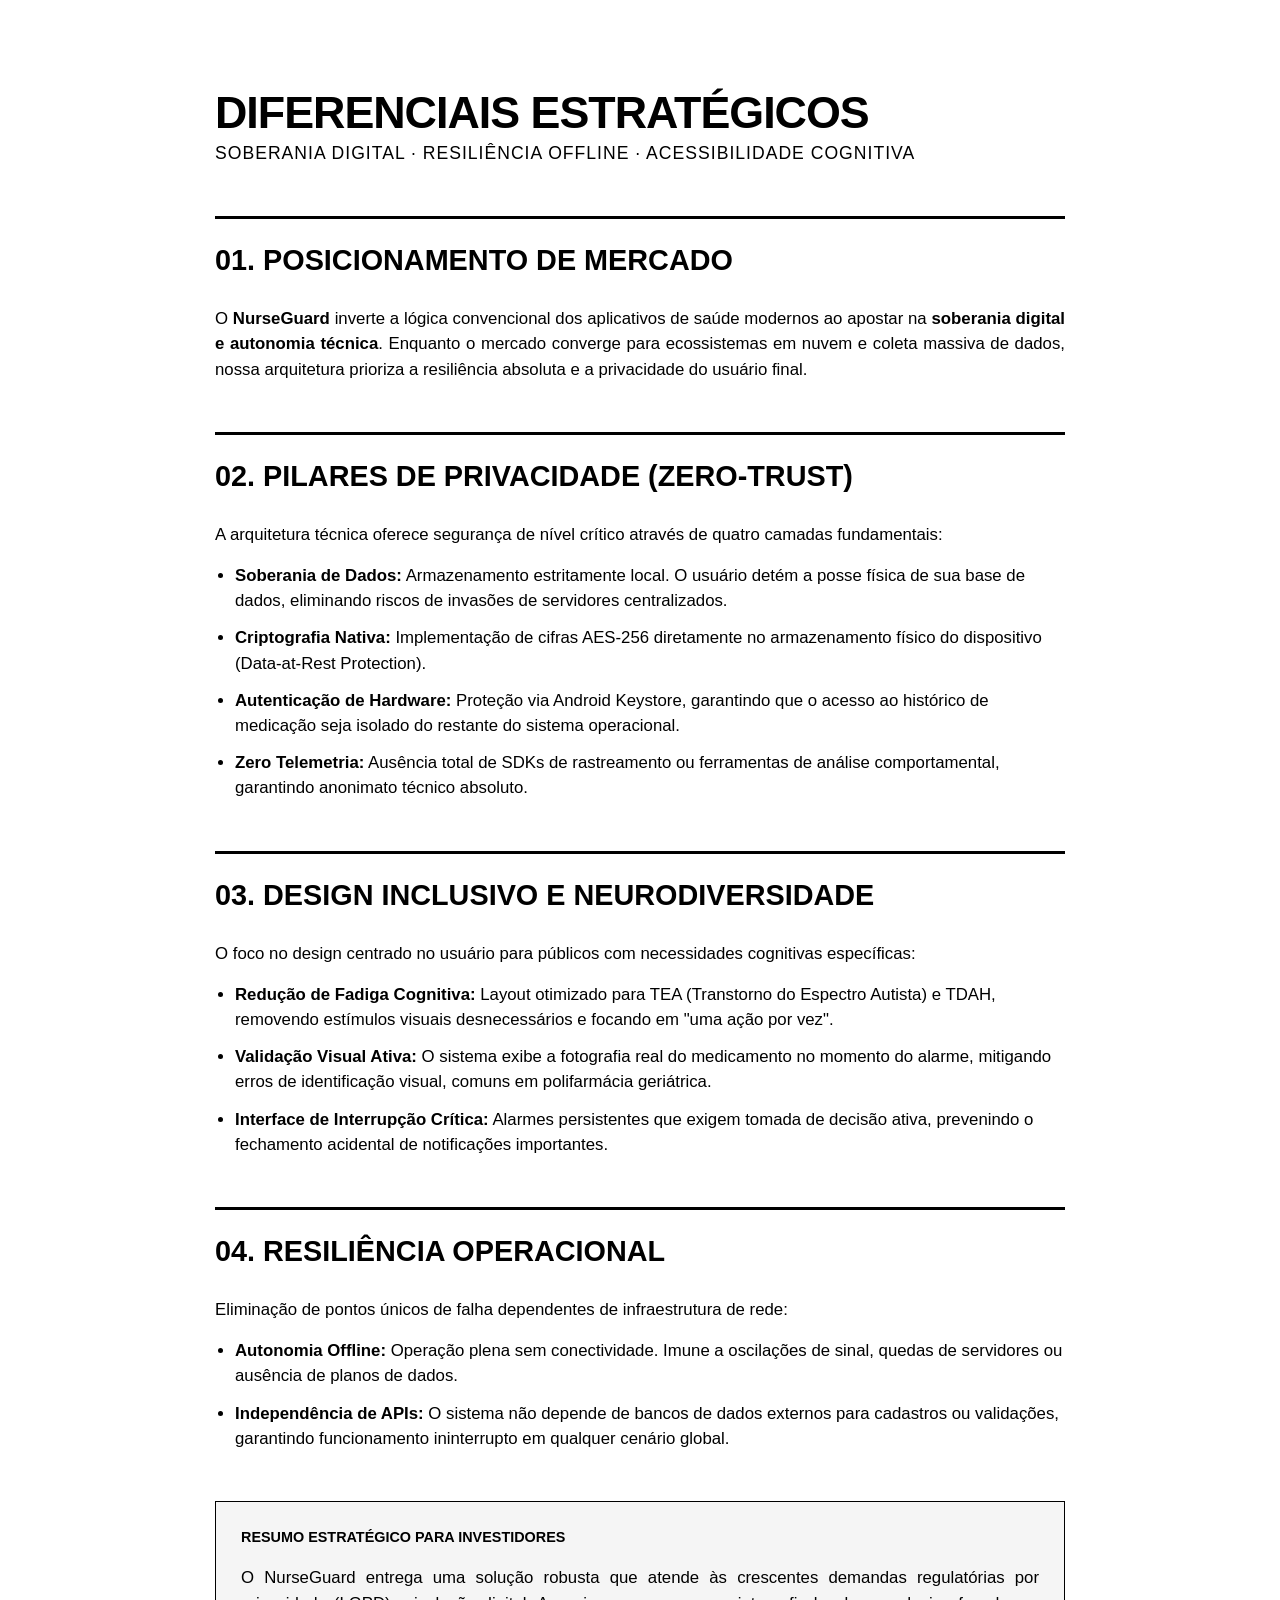
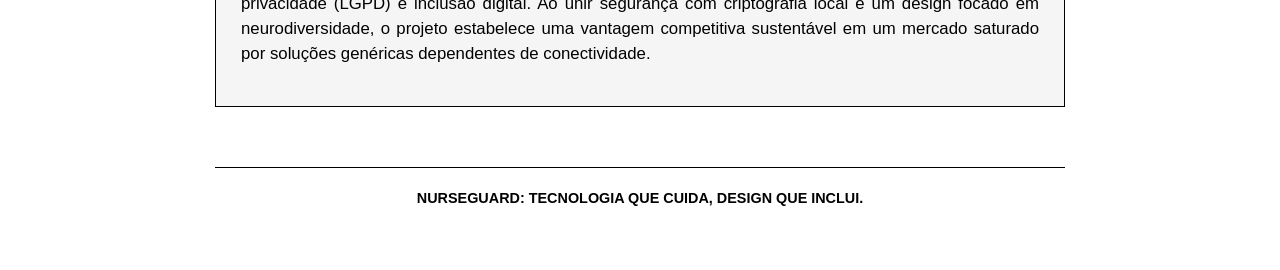
<file: docs/diferenciais/index.html>
<!DOCTYPE html>
<html lang="pt-br">
<head>
    <meta charset="UTF-8">
    <meta name="viewport" content="width=device-width, initial-scale=1.0">
    <style>
        :root {
            --color-black: #000000;
            --border-gray: #e0e0e0;
            --bg-light: #f5f5f5;
        }

        body {
            background-color: #ffffff;
            margin: 0;
            padding: 0;
        }

        .ficha-tecnica {
            font-family: "Inter", -apple-system, BlinkMacSystemFont, "Segoe UI", Roboto, sans-serif;
            color: var(--color-black);
            max-width: 850px;
            margin: 40px auto;
            padding: 20px;
            line-height: 1.5;
        }

        /* HIERARQUIA DE TÍTULOS */
        h1 {
            font-size: 2.8rem;
            font-weight: 900;
            margin-bottom: 5px;
            text-transform: uppercase;
            letter-spacing: -1px;
            line-height: 1;
        }

        .subtitle {
            font-size: 1.1rem;
            font-weight: 400;
            margin-bottom: 40px;
            display: block;
            text-transform: uppercase;
            letter-spacing: 1px;
        }

        h2 {
            font-size: 1.8rem;
            font-weight: 800;
            border-top: 3px solid var(--color-black);
            padding-top: 20px;
            margin-top: 50px;
            text-transform: uppercase;
        }

        h3 {
            font-size: 1.2rem;
            font-weight: 700;
            margin-top: 25px;
            margin-bottom: 10px;
        }

        /* CONTEÚDO */
        p {
            font-size: 1.05rem;
            margin-bottom: 15px;
            text-align: justify;
        }

        ul {
            padding-left: 20px;
            margin-bottom: 25px;
        }

        li {
            margin-bottom: 12px;
            font-size: 1.05rem;
        }

        strong {
            font-weight: 700;
        }

        /* BOXES DE DESTAQUE TÉCNICO */
        .resumo-box {
            border: 1px solid var(--color-black);
            padding: 25px;
            margin-top: 50px;
            background-color: var(--bg-light);
        }

        .resumo-box strong {
            display: block;
            text-transform: uppercase;
            margin-bottom: 10px;
            font-size: 0.9rem;
        }

        .footer-tag {
            margin-top: 60px;
            border-top: 1px solid var(--color-black);
            padding-top: 20px;
            font-weight: 800;
            text-align: center;
            text-transform: uppercase;
            font-size: 0.9rem;
        }

        @media (max-width: 600px) {
            h1 { font-size: 2rem; }
            h2 { font-size: 1.4rem; }
        }
    </style>
</head>
<body>

<div class="ficha-tecnica">
    <h1>Diferenciais Estratégicos</h1>
    <span class="subtitle">Soberania digital · Resiliência offline · Acessibilidade cognitiva</span>

    <h2>01. Posicionamento de Mercado</h2>
    <p>O <strong>NurseGuard</strong> inverte a lógica convencional dos aplicativos de saúde modernos ao apostar na <strong>soberania digital e autonomia técnica</strong>. Enquanto o mercado converge para ecossistemas em nuvem e coleta massiva de dados, nossa arquitetura prioriza a resiliência absoluta e a privacidade do usuário final.</p>

    <h2>02. Pilares de Privacidade (Zero-Trust)</h2>
    <p>A arquitetura técnica oferece segurança de nível crítico através de quatro camadas fundamentais:</p>
    <ul>
        <li><strong>Soberania de Dados:</strong> Armazenamento estritamente local. O usuário detém a posse física de sua base de dados, eliminando riscos de invasões de servidores centralizados.</li>
        <li><strong>Criptografia Nativa:</strong> Implementação de cifras AES-256 diretamente no armazenamento físico do dispositivo (Data-at-Rest Protection).</li>
        <li><strong>Autenticação de Hardware:</strong> Proteção via Android Keystore, garantindo que o acesso ao histórico de medicação seja isolado do restante do sistema operacional.</li>
        <li><strong>Zero Telemetria:</strong> Ausência total de SDKs de rastreamento ou ferramentas de análise comportamental, garantindo anonimato técnico absoluto.</li>
    </ul>

    <h2>03. Design Inclusivo e Neurodiversidade</h2>
    <p>O foco no design centrado no usuário para públicos com necessidades cognitivas específicas:</p>
    <ul>
        <li><strong>Redução de Fadiga Cognitiva:</strong> Layout otimizado para TEA (Transtorno do Espectro Autista) e TDAH, removendo estímulos visuais desnecessários e focando em "uma ação por vez".</li>
        <li><strong>Validação Visual Ativa:</strong> O sistema exibe a fotografia real do medicamento no momento do alarme, mitigando erros de identificação visual, comuns em polifarmácia geriátrica.</li>
        <li><strong>Interface de Interrupção Crítica:</strong> Alarmes persistentes que exigem tomada de decisão ativa, prevenindo o fechamento acidental de notificações importantes.</li>
    </ul>

    <h2>04. Resiliência Operacional</h2>
    <p>Eliminação de pontos únicos de falha dependentes de infraestrutura de rede:</p>
    <ul>
        <li><strong>Autonomia Offline:</strong> Operação plena sem conectividade. Imune a oscilações de sinal, quedas de servidores ou ausência de planos de dados.</li>
        <li><strong>Independência de APIs:</strong> O sistema não depende de bancos de dados externos para cadastros ou validações, garantindo funcionamento ininterrupto em qualquer cenário global.</li>
    </ul>

    <div class="resumo-box">
        <strong>Resumo Estratégico para Investidores</strong>
        <p>O NurseGuard entrega uma solução robusta que atende às crescentes demandas regulatórias por privacidade (LGPD) e inclusão digital. Ao unir segurança com criptografia local e um design focado em neurodiversidade, o projeto estabelece uma vantagem competitiva sustentável em um mercado saturado por soluções genéricas dependentes de conectividade.</p>
    </div>

    <div class="footer-tag">
        NurseGuard: Tecnologia que cuida, design que inclui.
    </div>
</div>

</body>
</html>
</file>
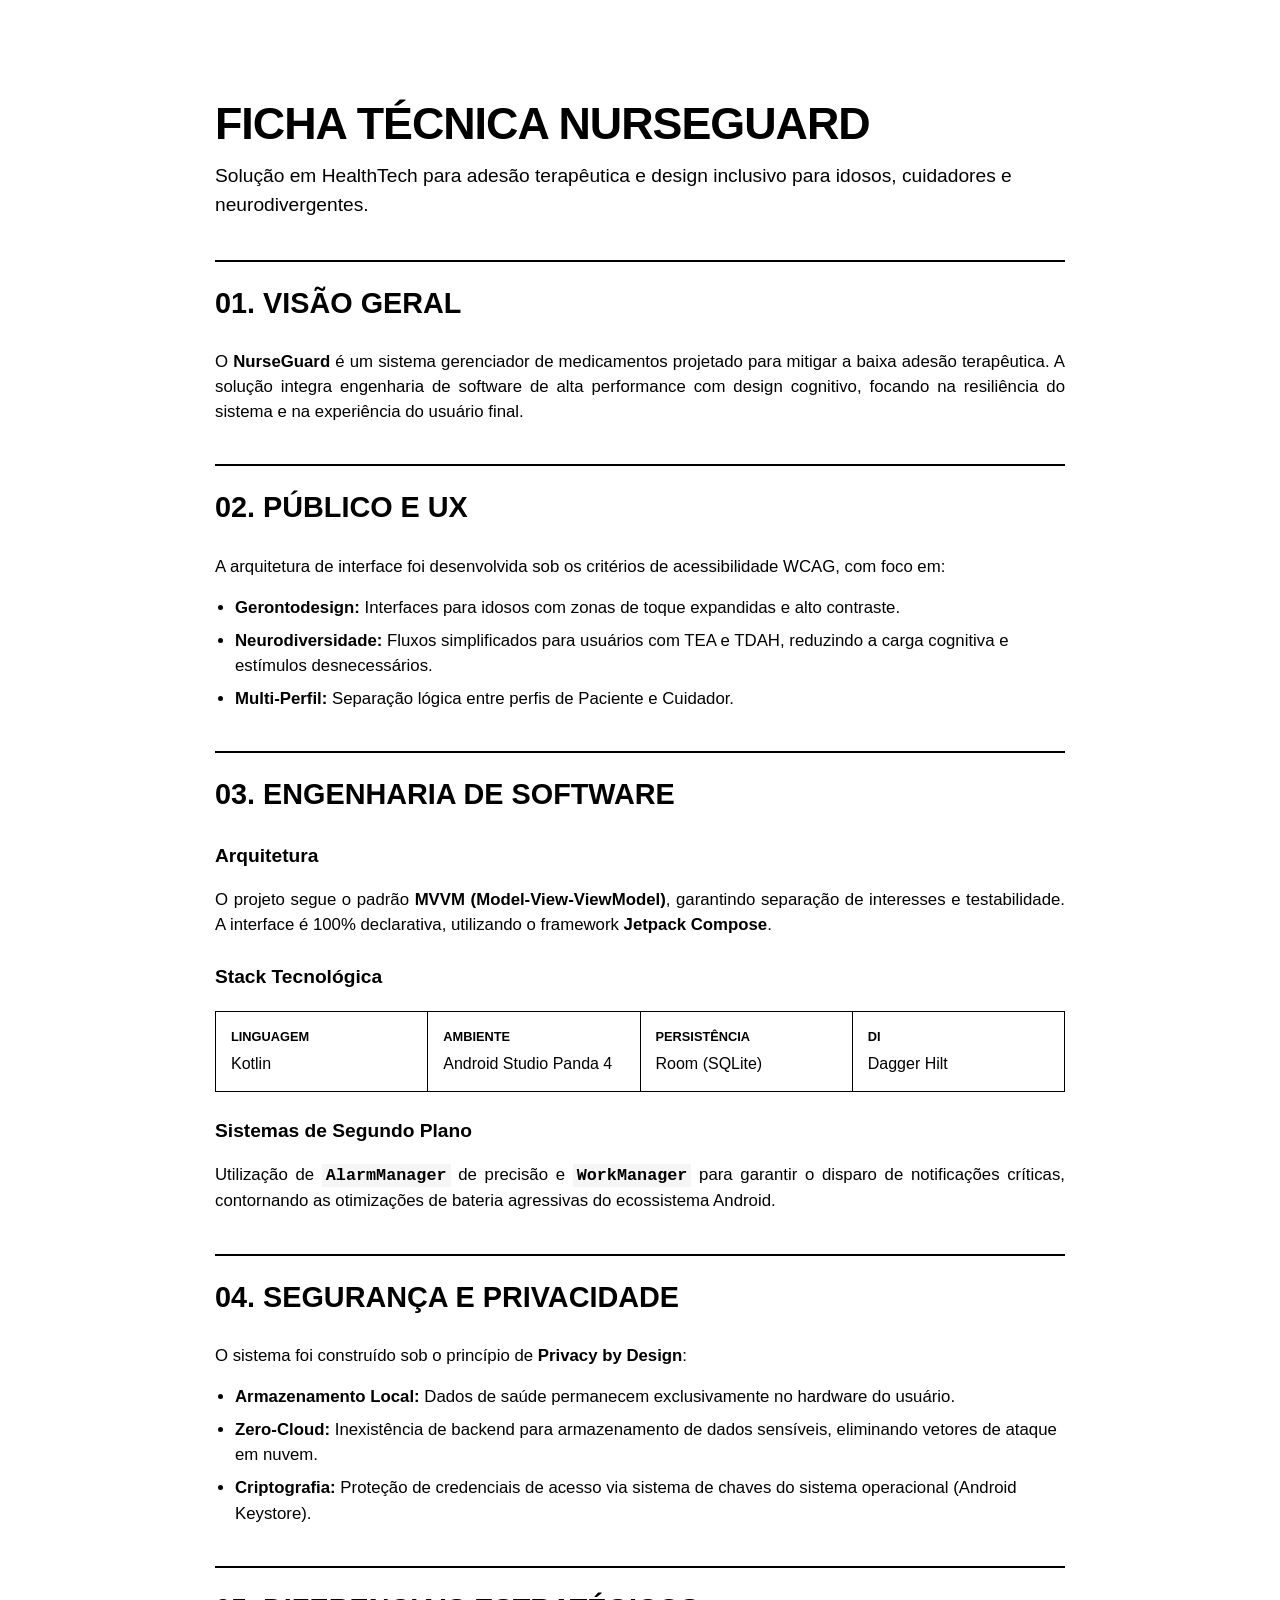
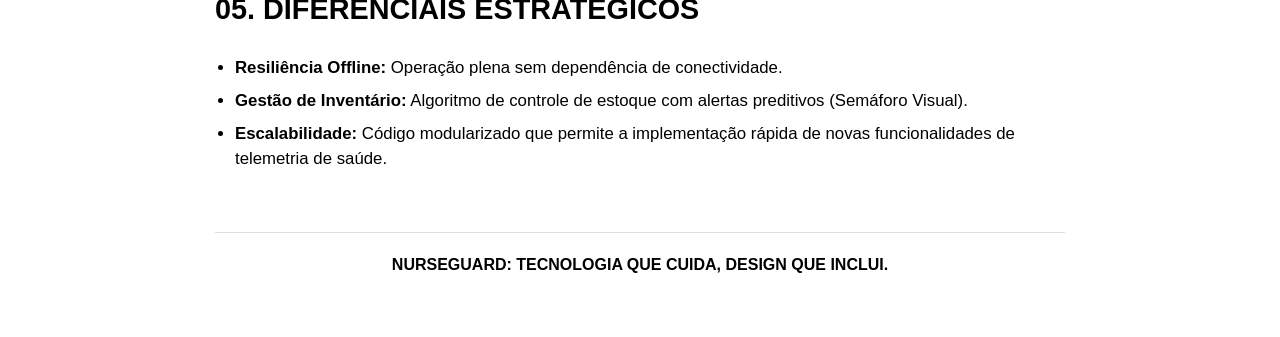
<file: docs/fichatecnica/index.html>
<!DOCTYPE html>
<html lang="pt-br">
<head>
    <meta charset="UTF-8">
    <meta name="viewport" content="width=device-width, initial-scale=1.0">
    <style>
        /* Reset de cores para garantir que tudo seja preto */
        :root {
            --color-black: #000000;
            --border-gray: #e0e0e0;
            --bg-light: #f5f5f5;
        }

        body {
            background-color: #ffffff;
            margin: 0;
            padding: 0;
        }

        .ficha-tecnica {
            font-family: "Inter", -apple-system, BlinkMacSystemFont, "Segoe UI", Roboto, sans-serif;
            color: var(--color-black);
            max-width: 850px;
            margin: 40px auto;
            padding: 20px;
            line-height: 1.5;
        }

        /* HIERARQUIA DE TÍTULOS */
        h1 {
            font-size: 2.8rem;
            font-weight: 900;
            margin-bottom: 5px;
            text-transform: uppercase;
            letter-spacing: -1px;
        }

        .subtitle {
            font-size: 1.2rem;
            font-weight: 400;
            margin-bottom: 40px;
            display: block;
        }

        h2 {
            font-size: 1.8rem;
            font-weight: 800;
            border-top: 2px solid var(--color-black);
            padding-top: 20px;
            margin-top: 40px;
            text-transform: uppercase;
        }

        h3 {
            font-size: 1.2rem;
            font-weight: 700;
            margin-top: 25px;
            margin-bottom: 10px;
        }

        /* CONTEÚDO */
        p {
            font-size: 1.05rem;
            margin-bottom: 15px;
            text-align: justify;
        }

        ul {
            padding-left: 20px;
            margin-bottom: 20px;
        }

        li {
            margin-bottom: 8px;
            font-size: 1.05rem;
        }

        strong {
            font-weight: 700;
        }

        code {
            font-family: "Courier New", Courier, monospace;
            background: var(--bg-light);
            padding: 2px 4px;
            font-weight: 600;
        }

        /* GRID TÉCNICO */
        .tech-grid {
            display: grid;
            grid-template-columns: repeat(auto-fit, minmax(180px, 1fr));
            gap: 1px;
            background-color: var(--color-black); /* Cria as linhas da tabela */
            border: 1px solid var(--color-black);
            margin-top: 20px;
        }

        .tech-item {
            background-color: #ffffff;
            padding: 15px;
        }

        .tech-item strong {
            display: block;
            text-transform: uppercase;
            font-size: 0.8rem;
            margin-bottom: 5px;
        }

        .footer-tag {
            margin-top: 60px;
            border-top: 1px solid var(--border-gray);
            padding-top: 20px;
            font-weight: 800;
            text-align: center;
            text-transform: uppercase;
        }

        @media (max-width: 600px) {
            h1 { font-size: 2rem; }
            h2 { font-size: 1.4rem; }
        }
    </style>
</head>
<body>

<div class="ficha-tecnica">
    <h1>Ficha Técnica NurseGuard</h1>
    <span class="subtitle">Solução em HealthTech para adesão terapêutica e design inclusivo para idosos, cuidadores e neurodivergentes.</span>

    <h2>01. Visão Geral</h2>
    <p>O <strong>NurseGuard</strong> é um sistema gerenciador de medicamentos projetado para mitigar a baixa adesão terapêutica. A solução integra engenharia de software de alta performance com design cognitivo, focando na resiliência do sistema e na experiência do usuário final.</p>

    <h2>02. Público e UX</h2>
    <p>A arquitetura de interface foi desenvolvida sob os critérios de acessibilidade WCAG, com foco em:</p>
    <ul>
        <li><strong>Gerontodesign:</strong> Interfaces para idosos com zonas de toque expandidas e alto contraste.</li>
        <li><strong>Neurodiversidade:</strong> Fluxos simplificados para usuários com TEA e TDAH, reduzindo a carga cognitiva e estímulos desnecessários.</li>
        <li><strong>Multi-Perfil:</strong> Separação lógica entre perfis de Paciente e Cuidador.</li>
    </ul>

    <h2>03. Engenharia de Software</h2>
    <h3>Arquitetura</h3>
    <p>O projeto segue o padrão <strong>MVVM (Model-View-ViewModel)</strong>, garantindo separação de interesses e testabilidade. A interface é 100% declarativa, utilizando o framework <strong>Jetpack Compose</strong>.</p>
    
    <h3>Stack Tecnológica</h3>
    <div class="tech-grid">
        <div class="tech-item"><strong>Linguagem</strong>Kotlin</div>
        <div class="tech-item"><strong>Ambiente</strong>Android Studio Panda 4</div>
        <div class="tech-item"><strong>Persistência</strong>Room (SQLite)</div>
        <div class="tech-item"><strong>DI</strong>Dagger Hilt</div>
    </div>

    <h3>Sistemas de Segundo Plano</h3>
    <p>Utilização de <code>AlarmManager</code> de precisão e <code>WorkManager</code> para garantir o disparo de notificações críticas, contornando as otimizações de bateria agressivas do ecossistema Android.</p>

    <h2>04. Segurança e Privacidade</h2>
    <p>O sistema foi construído sob o princípio de <strong>Privacy by Design</strong>:</p>
    <ul>
        <li><strong>Armazenamento Local:</strong> Dados de saúde permanecem exclusivamente no hardware do usuário.</li>
        <li><strong>Zero-Cloud:</strong> Inexistência de backend para armazenamento de dados sensíveis, eliminando vetores de ataque em nuvem.</li>
        <li><strong>Criptografia:</strong> Proteção de credenciais de acesso via sistema de chaves do sistema operacional (Android Keystore).</li>
    </ul>

    <h2>05. Diferenciais Estratégicos</h2>
    <ul>
        <li><strong>Resiliência Offline:</strong> Operação plena sem dependência de conectividade.</li>
        <li><strong>Gestão de Inventário:</strong> Algoritmo de controle de estoque com alertas preditivos (Semáforo Visual).</li>
        <li><strong>Escalabilidade:</strong> Código modularizado que permite a implementação rápida de novas funcionalidades de telemetria de saúde.</li>
    </ul>

    <div class="footer-tag">
        NurseGuard: Tecnologia que cuida, design que inclui.
    </div>
</div>

</body>
</html>
</file>
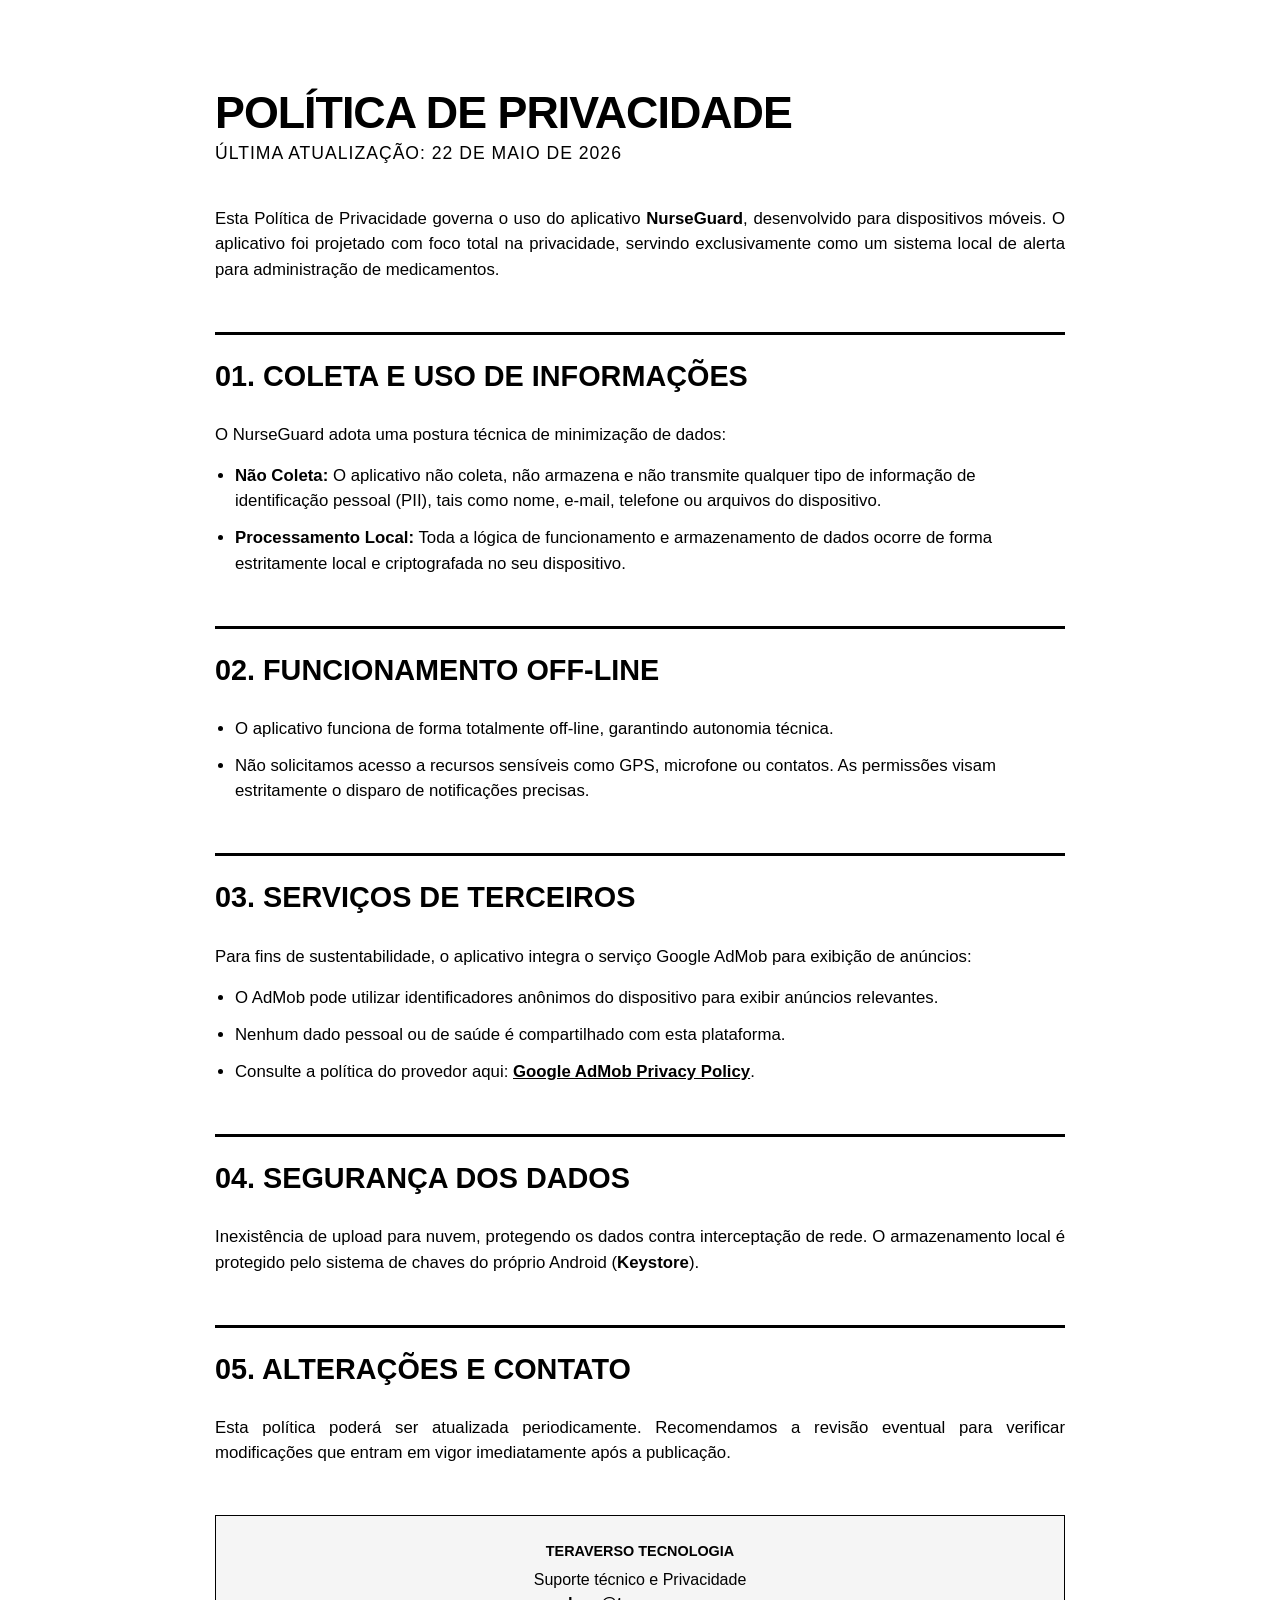
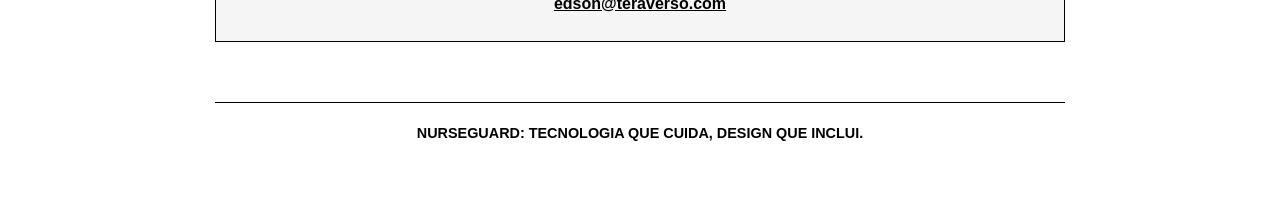
<file: docs/privacidade/index.html>
<!DOCTYPE html>
<html lang="pt-br">
<head>
    <meta charset="UTF-8">
    <meta name="viewport" content="width=device-width, initial-scale=1.0">
    <style>
        :root {
            --color-black: #000000;
            --border-gray: #e0e0e0;
            --bg-light: #f5f5f5;
        }

        body {
            background-color: #ffffff;
            margin: 0;
            padding: 0;
            font-family: "Inter", -apple-system, BlinkMacSystemFont, "Segoe UI", Roboto, sans-serif;
            color: var(--color-black);
            line-height: 1.5;
        }

        .ficha-tecnica {
            max-width: 850px;
            margin: 40px auto;
            padding: 20px;
        }

        /* HIERARQUIA DE TÍTULOS */
        h1 {
            font-size: 2.8rem;
            font-weight: 900;
            margin-bottom: 5px;
            text-transform: uppercase;
            letter-spacing: -1px;
            line-height: 1;
        }

        .subtitle {
            font-size: 1.1rem;
            font-weight: 400;
            margin-bottom: 40px;
            display: block;
            text-transform: uppercase;
            letter-spacing: 1px;
        }

        h2 {
            font-size: 1.8rem;
            font-weight: 800;
            border-top: 3px solid var(--color-black);
            padding-top: 20px;
            margin-top: 50px;
            text-transform: uppercase;
        }

        /* CONTEÚDO */
        p {
            font-size: 1.05rem;
            margin-bottom: 15px;
            text-align: justify;
        }

        ul {
            padding-left: 20px;
            margin-bottom: 25px;
        }

        li {
            margin-bottom: 12px;
            font-size: 1.05rem;
        }

        strong {
            font-weight: 700;
        }

        a {
            color: var(--color-black);
            font-weight: 800;
            text-decoration: underline;
        }

        /* BOX DE CONTATO */
        .contact-box {
            border: 1px solid var(--color-black);
            padding: 25px;
            margin-top: 50px;
            background-color: var(--bg-light);
            text-align: center;
        }

        .contact-box strong {
            display: block;
            text-transform: uppercase;
            margin-bottom: 5px;
            font-size: 0.9rem;
        }

        .footer-tag {
            margin-top: 60px;
            border-top: 1px solid var(--color-black);
            padding-top: 20px;
            font-weight: 800;
            text-align: center;
            text-transform: uppercase;
            font-size: 0.9rem;
        }

        @media (max-width: 600px) {
            h1 { font-size: 2rem; }
            h2 { font-size: 1.4rem; }
        }
    </style>
</head>
<body>

<div class="ficha-tecnica">
    <h1>Política de Privacidade</h1>
    <span class="subtitle">Última atualização: 22 de maio de 2026</span>

    <p>Esta Política de Privacidade governa o uso do aplicativo <strong>NurseGuard</strong>, desenvolvido para dispositivos móveis. O aplicativo foi projetado com foco total na privacidade, servindo exclusivamente como um sistema local de alerta para administração de medicamentos.</p>

    <h2>01. Coleta e Uso de Informações</h2>
    <p>O NurseGuard adota uma postura técnica de minimização de dados:</p>
    <ul>
        <li><strong>Não Coleta:</strong> O aplicativo não coleta, não armazena e não transmite qualquer tipo de informação de identificação pessoal (PII), tais como nome, e-mail, telefone ou arquivos do dispositivo.</li>
        <li><strong>Processamento Local:</strong> Toda a lógica de funcionamento e armazenamento de dados ocorre de forma estritamente local e criptografada no seu dispositivo.</li>
    </ul>

    <h2>02. Funcionamento Off-line</h2>
    <ul>
        <li>O aplicativo funciona de forma totalmente off-line, garantindo autonomia técnica.</li>
        <li>Não solicitamos acesso a recursos sensíveis como GPS, microfone ou contatos. As permissões visam estritamente o disparo de notificações precisas.</li>
    </ul>

    <h2>03. Serviços de Terceiros</h2>
    <p>Para fins de sustentabilidade, o aplicativo integra o serviço Google AdMob para exibição de anúncios:</p>
    <ul>
        <li>O AdMob pode utilizar identificadores anônimos do dispositivo para exibir anúncios relevantes.</li>
        <li>Nenhum dado pessoal ou de saúde é compartilhado com esta plataforma.</li>
        <li>Consulte a política do provedor aqui: <a href="https://policies.google.com/privacy" target="_blank">Google AdMob Privacy Policy</a>.</li>
    </ul>

    <h2>04. Segurança dos Dados</h2>
    <p>Inexistência de upload para nuvem, protegendo os dados contra interceptação de rede. O armazenamento local é protegido pelo sistema de chaves do próprio Android (<strong>Keystore</strong>).</p>

    <h2>05. Alterações e Contato</h2>
    <p>Esta política poderá ser atualizada periodicamente. Recomendamos a revisão eventual para verificar modificações que entram em vigor imediatamente após a publicação.</p>
    
    <div class="contact-box">
        <strong>Teraverso Tecnologia</strong>
        <span>Suporte técnico e Privacidade</span><br>
        <a href="mailto:edson@teraverso.com">edson@teraverso.com</a>
    </div>

    <div class="footer-tag">
        NurseGuard: Tecnologia que cuida, design que inclui.
    </div>
</div>

</body>
</html>
</file>
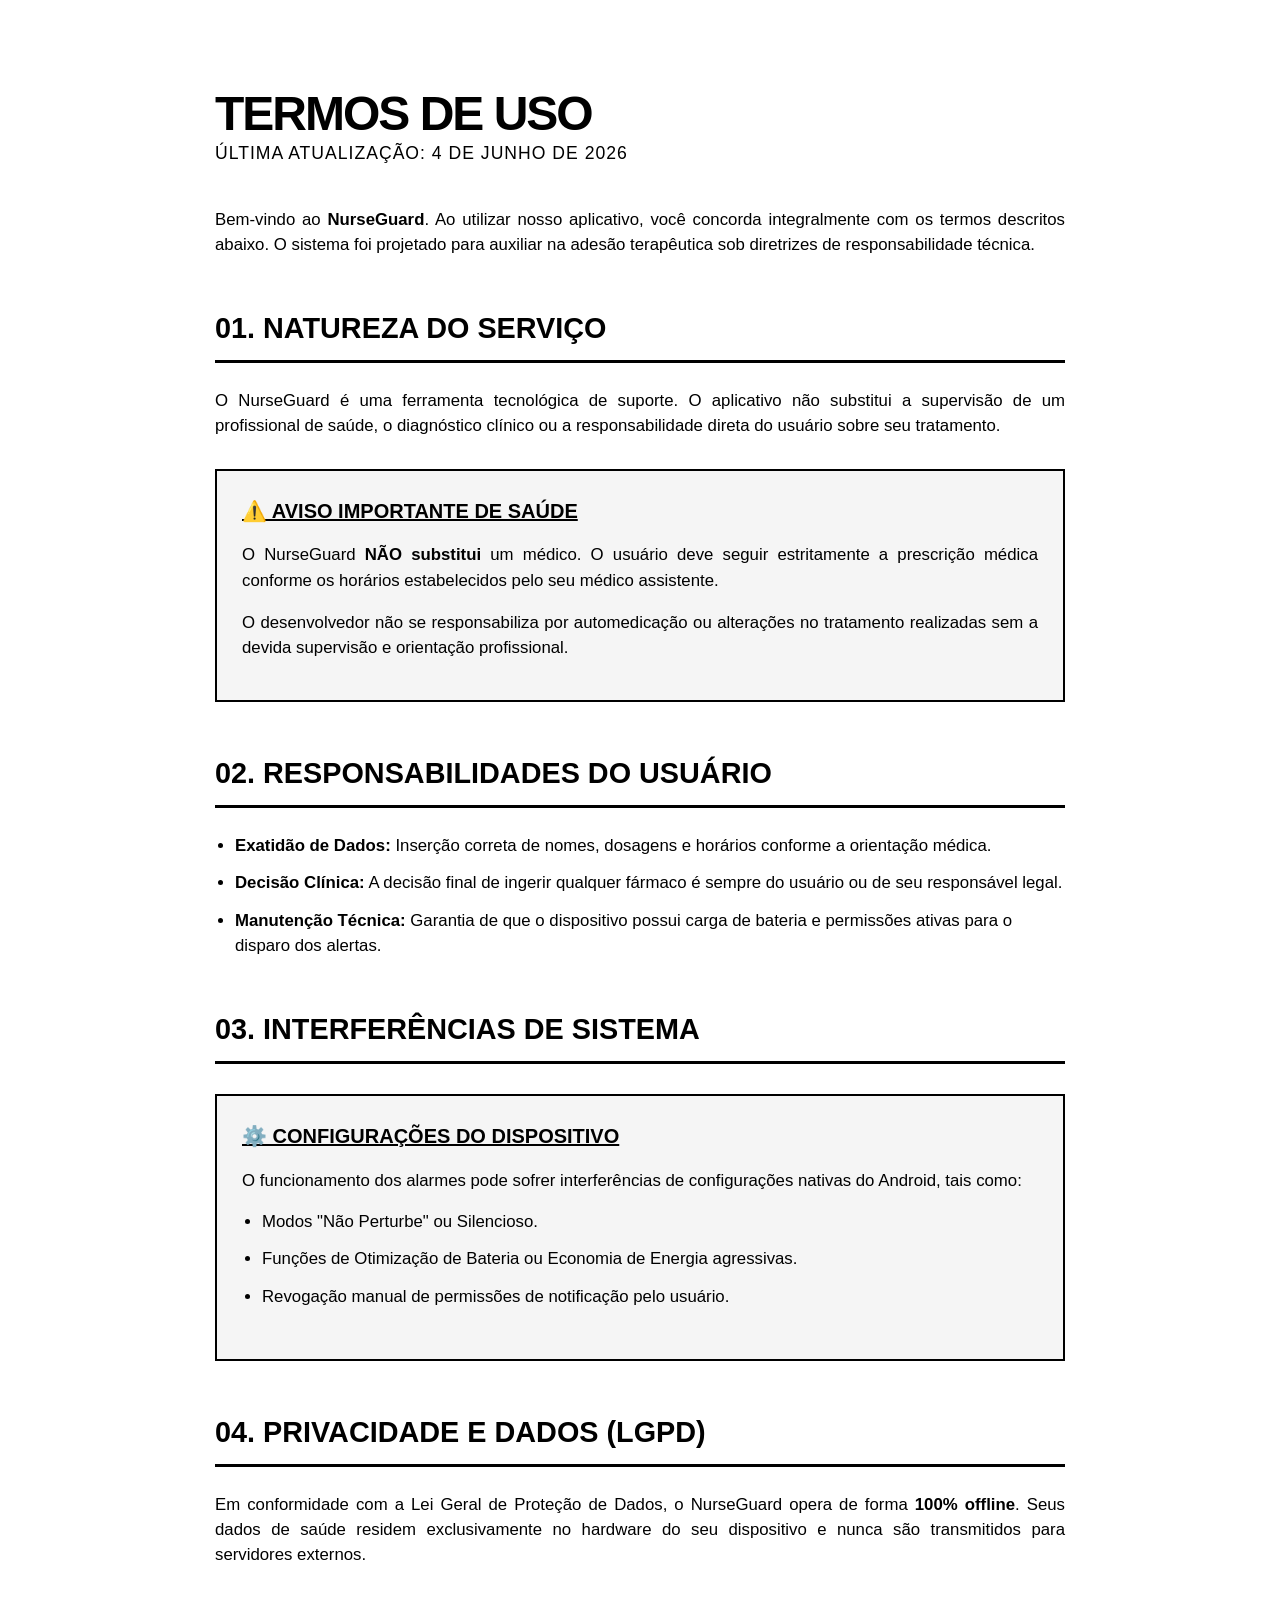
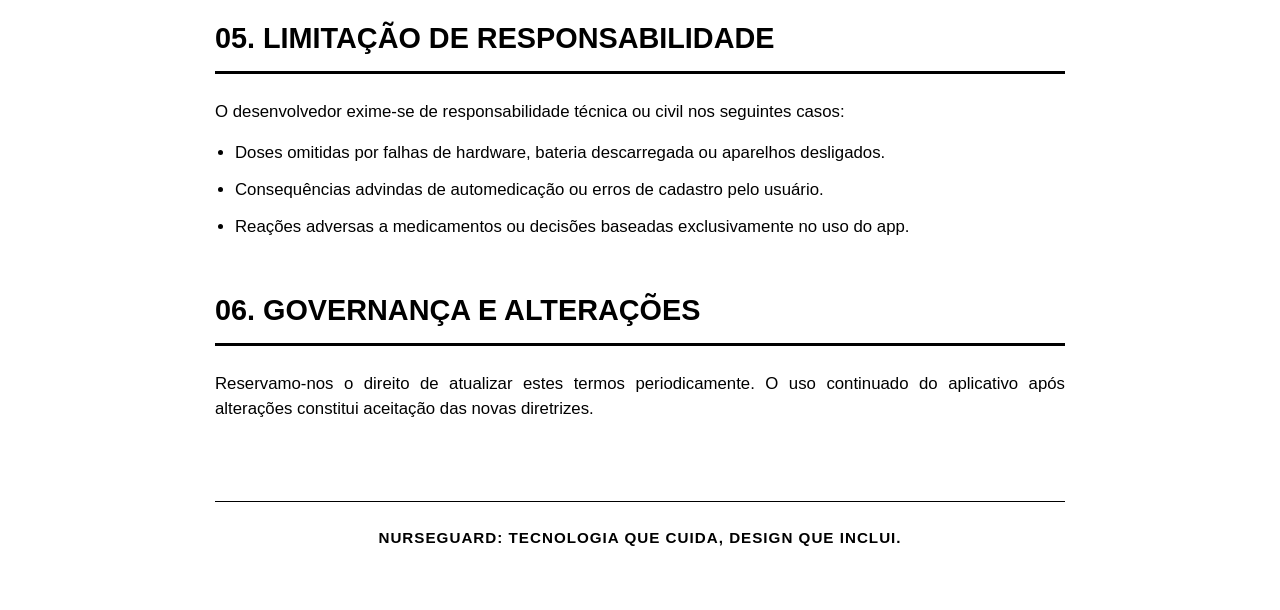
<file: docs/termosdeuso/index.html>
<!DOCTYPE html>
<html lang="pt-br">
<head>
    <meta charset="UTF-8">
    <meta name="viewport" content="width=device-width, initial-scale=1.0">
    <title>Termos de Uso — NurseGuard</title>
    <style>
        :root {
            --color-black: #000000;
            --border-gray: #e0e0e0;
            --bg-light: #f5f5f5;
        }

        body {
            background-color: #ffffff;
            margin: 0;
            padding: 0;
            font-family: "Inter", -apple-system, BlinkMacSystemFont, "Segoe UI", Roboto, sans-serif;
            color: var(--color-black);
            line-height: 1.5;
        }

        .container {
            max-width: 850px;
            margin: 40px auto;
            padding: 20px;
        }

        /* HIERARQUIA DE TÍTULOS */
        h1 {
            font-size: 3rem;
            font-weight: 900;
            margin-bottom: 5px;
            text-transform: uppercase;
            letter-spacing: -2px;
            line-height: 0.9;
        }

        .subtitle {
            font-size: 1.1rem;
            font-weight: 400;
            margin-bottom: 40px;
            display: block;
            text-transform: uppercase;
            letter-spacing: 1px;
        }

        h2 {
            font-size: 1.8rem;
            font-weight: 800;
            border-bottom: 3px solid var(--color-black);
            padding-bottom: 10px;
            margin-top: 50px;
            margin-bottom: 25px;
            text-transform: uppercase;
        }

        h3 {
            font-size: 1.25rem;
            font-weight: 800;
            margin-top: 30px;
            margin-bottom: 10px;
            text-transform: uppercase;
        }

        /* TEXTO E LISTAS */
        p {
            font-size: 1.05rem;
            margin-bottom: 15px;
            text-align: justify;
        }

        ul {
            padding-left: 20px;
            margin-bottom: 25px;
        }

        li {
            margin-bottom: 12px;
            font-size: 1.05rem;
        }

        strong {
            font-weight: 800;
        }

        /* BOXES DE AVISO CRÍTICO */
        .critical-box {
            border: 2px solid var(--color-black);
            padding: 25px;
            margin: 30px 0;
            background-color: var(--bg-light);
        }

        .critical-box h3 {
            margin-top: 0;
            text-decoration: underline;
        }

        .footer-tag {
            margin-top: 80px;
            border-top: 1px solid var(--color-black);
            padding-top: 25px;
            font-weight: 900;
            text-align: center;
            text-transform: uppercase;
            font-size: 0.95rem;
            letter-spacing: 1px;
        }

        @media (max-width: 600px) {
            h1 { font-size: 2.2rem; }
            h2 { font-size: 1.5rem; }
        }
    </style>
</head>
<body>

<div class="container">
    <header>
        <h1>Termos de Uso</h1>
        <span class="subtitle">Última atualização: 4 de Junho de 2026</span>
    </header>

    <section>
        <p>Bem-vindo ao <strong>NurseGuard</strong>. Ao utilizar nosso aplicativo, você concorda integralmente com os termos descritos abaixo. O sistema foi projetado para auxiliar na adesão terapêutica sob diretrizes de responsabilidade técnica.</p>

        <h2>01. Natureza do Serviço</h2>
        <p>O NurseGuard é uma ferramenta tecnológica de suporte. O aplicativo não substitui a supervisão de um profissional de saúde, o diagnóstico clínico ou a responsabilidade direta do usuário sobre seu tratamento.</p>
        
        <div class="critical-box">
            <h3>⚠️ Aviso Importante de Saúde</h3>
            <p>O NurseGuard <strong>NÃO substitui</strong> um médico. O usuário deve seguir estritamente a prescrição médica conforme os horários estabelecidos pelo seu médico assistente.</p>
            <p>O desenvolvedor não se responsabiliza por automedicação ou alterações no tratamento realizadas sem a devida supervisão e orientação profissional.</p>
        </div>

        <h2>02. Responsabilidades do Usuário</h2>
        <ul>
            <li><strong>Exatidão de Dados:</strong> Inserção correta de nomes, dosagens e horários conforme a orientação médica.</li>
            <li><strong>Decisão Clínica:</strong> A decisão final de ingerir qualquer fármaco é sempre do usuário ou de seu responsável legal.</li>
            <li><strong>Manutenção Técnica:</strong> Garantia de que o dispositivo possui carga de bateria e permissões ativas para o disparo dos alertas.</li>
        </ul>

        <h2>03. Interferências de Sistema</h2>
        <div class="critical-box">
            <h3>⚙️ Configurações do Dispositivo</h3>
            <p>O funcionamento dos alarmes pode sofrer interferências de configurações nativas do Android, tais como:</p>
            <ul>
                <li>Modos "Não Perturbe" ou Silencioso.</li>
                <li>Funções de Otimização de Bateria ou Economia de Energia agressivas.</li>
                <li>Revogação manual de permissões de notificação pelo usuário.</li>
            </ul>
        </div>

        <h2>04. Privacidade e Dados (LGPD)</h2>
        <p>Em conformidade com a Lei Geral de Proteção de Dados, o NurseGuard opera de forma <strong>100% offline</strong>. Seus dados de saúde residem exclusivamente no hardware do seu dispositivo e nunca são transmitidos para servidores externos.</p>

        <h2>05. Limitação de Responsabilidade</h2>
        <p>O desenvolvedor exime-se de responsabilidade técnica ou civil nos seguintes casos:</p>
        <ul>
            <li>Doses omitidas por falhas de hardware, bateria descarregada ou aparelhos desligados.</li>
            <li>Consequências advindas de automedicação ou erros de cadastro pelo usuário.</li>
            <li>Reações adversas a medicamentos ou decisões baseadas exclusivamente no uso do app.</li>
        </ul>

        <h2>06. Governança e Alterações</h2>
        <p>Reservamo-nos o direito de atualizar estes termos periodicamente. O uso continuado do aplicativo após alterações constitui aceitação das novas diretrizes.</p>
    </section>

    <div class="footer-tag">
        NurseGuard: Tecnologia que cuida, design que inclui.
    </div>
</div>

</body>
</html>
</file>
